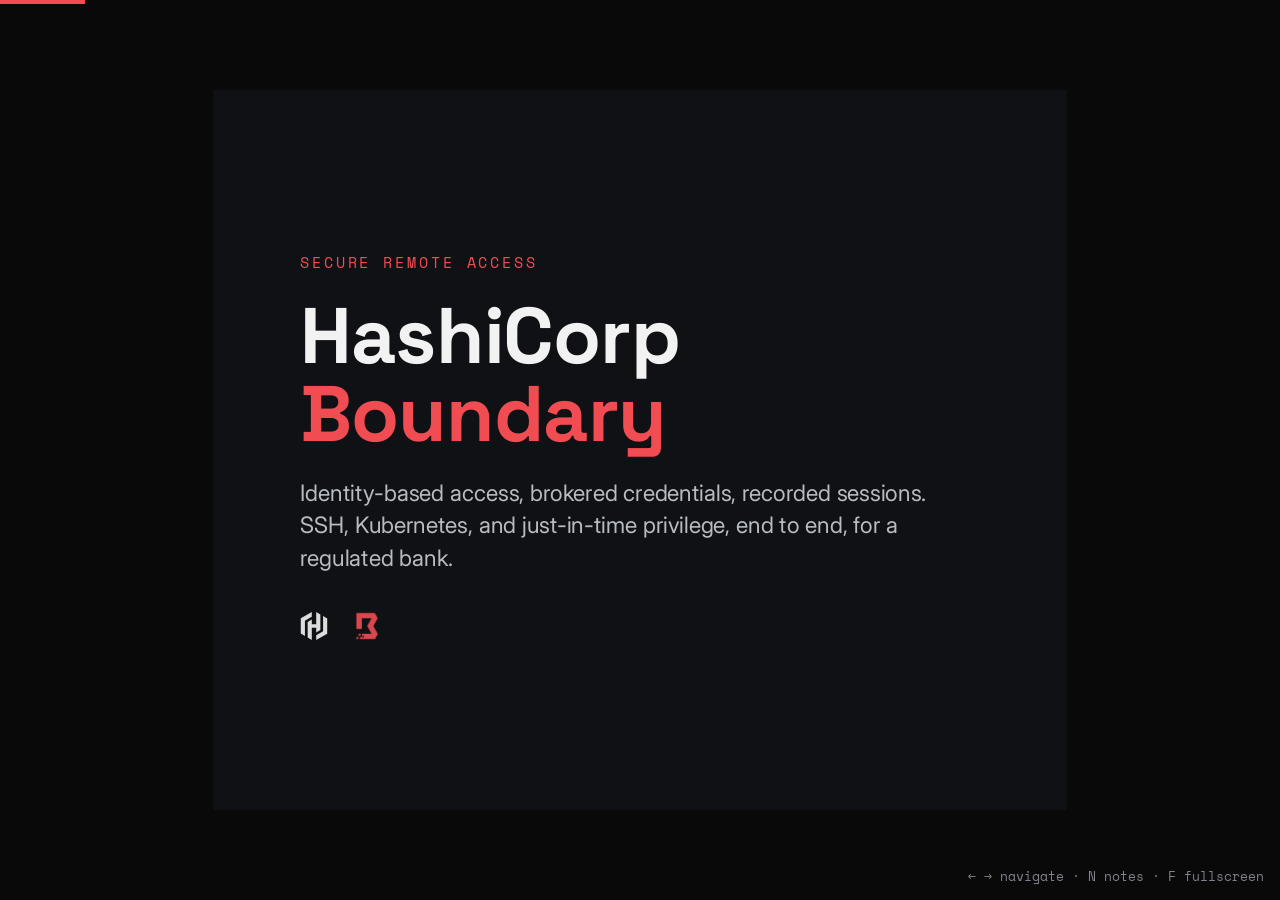
<file: presentation/boundary-e2e.html>
<!doctype html>
<html lang="en">
<head>
<meta charset="utf-8">
<meta name="viewport" content="width=device-width, initial-scale=1">
<title>HashiCorp Boundary: End to End</title>
<link rel="preconnect" href="https://fonts.googleapis.com">
<link rel="preconnect" href="https://fonts.gstatic.com" crossorigin>
<link href="https://fonts.googleapis.com/css2?family=Space+Grotesk:wght@400;500;700&family=Inter:wght@400;500;600&family=Space+Mono:wght@400;700&display=swap" rel="stylesheet">
<style>
*{box-sizing:border-box;margin:0;padding:0}
:root{
  --bg:#09090a;--paper:#101114;--card:#1a1d22;--card2:#15181c;--line:#2b2e35;--line2:#3a3e46;
  --text:#f2f2f3;--muted:#b7bbc2;--faint:#80838b;
  --coral:#f24c53;--coralD:#c9353c;--tint:#2a1416;--tintB:#4a2024;
  --teal:#49c08a;--amber:#e0a63c;
  --fd:'Space Grotesk','Segoe UI',system-ui,sans-serif;
  --fb:'Inter',system-ui,-apple-system,sans-serif;
  --fm:'Space Mono',ui-monospace,Menlo,monospace;
}
html,body{height:100%}
body{background:var(--bg);font-family:var(--fb);color:var(--text);overflow:hidden;display:flex;align-items:center;justify-content:center}
#stage{width:1920px;height:1080px;position:relative;transform-origin:center center;background:var(--paper);overflow:hidden}

.slide{position:absolute;inset:0;padding:110px 130px 120px;display:flex;flex-direction:column;gap:40px;
  opacity:0;visibility:hidden;transition:opacity .35s ease;background:var(--paper)}
.slide.active{opacity:1;visibility:visible}

.kick{font-family:var(--fm);font-size:22px;letter-spacing:.22em;color:var(--coral);text-transform:uppercase}
.title{font-family:var(--fd);font-weight:700;font-size:78px;line-height:1.04;max-width:1500px;color:var(--text)}
.title.sm{font-size:62px}
.lead{font-size:30px;color:var(--muted);max-width:1300px;line-height:1.5}
.head-block{display:flex;flex-direction:column;gap:16px}

/* footer */
footer{position:absolute;left:130px;right:130px;bottom:52px;display:flex;align-items:center;justify-content:space-between}
.lock{display:flex;align-items:center;gap:14px;opacity:.85}
.lock .hc{width:26px;height:26px;fill:var(--text)}
.lock .bmark{height:26px}
.lock span{font-family:var(--fd);font-weight:500;font-size:20px;letter-spacing:.02em}
.pager{font-family:var(--fm);font-size:18px;color:var(--faint)}

/* cards grid */
.grid{display:grid;gap:26px;margin-top:8px}
.g2{grid-template-columns:1fr 1fr}
.g3{grid-template-columns:repeat(3,1fr)}
.g4{grid-template-columns:repeat(2,1fr)}
.card{background:var(--card);border:1px solid var(--line);border-radius:16px;padding:34px 36px}
.card h3{font-family:var(--fd);font-weight:500;font-size:30px;margin-bottom:12px;color:var(--text)}
.card h3 .n{color:var(--coral);font-family:var(--fm);font-size:22px;margin-right:12px}
.card p{font-size:23px;line-height:1.5;color:var(--muted)}

/* concept chips */
.chips{display:grid;grid-template-columns:repeat(4,1fr);gap:20px;margin-top:10px}
.chip{background:var(--card2);border:1px solid var(--line);border-radius:14px;padding:26px 28px}
.chip h4{font-family:var(--fd);font-weight:500;font-size:25px;margin-bottom:8px}
.chip p{font-size:19px;color:var(--faint);line-height:1.45}

/* flow */
.flow{display:flex;align-items:stretch;gap:6px;margin-top:20px}
.node{flex:1 1 0;background:var(--card);border:1px solid var(--line);border-radius:16px;padding:30px 28px;display:flex;flex-direction:column;gap:14px;min-width:0}
.node .ico{width:46px;height:46px;color:var(--coral)}
.node .ico svg{width:46px;height:46px;stroke:currentColor;fill:none;stroke-width:1.6;stroke-linecap:round;stroke-linejoin:round}
.node h3{font-family:var(--fd);font-weight:500;font-size:26px}
.node p{font-size:20px;color:var(--muted);line-height:1.45}
.node.accent{border-color:var(--coralD);background:linear-gradient(180deg,var(--tint),var(--card))}
.node.pulse{animation:pulse 2.6s ease-in-out infinite}
@keyframes pulse{0%,66%{box-shadow:0 0 0 0 rgba(242,76,83,0)}82%{box-shadow:0 0 0 10px rgba(242,76,83,.16)}100%{box-shadow:0 0 0 0 rgba(242,76,83,0)}}
.wire{position:relative;flex:0 0 54px;align-self:center;height:2px;background:var(--line2)}
.wire .orb{position:absolute;top:50%;left:0;width:11px;height:11px;margin-top:-6px;border-radius:50%;background:var(--coral);box-shadow:0 0 14px 2px var(--coral);animation:travel 2.6s linear infinite}
@keyframes travel{0%{left:-4px;opacity:0}12%{opacity:1}88%{opacity:1}100%{left:calc(100% - 4px);opacity:0}}

.side{display:flex;gap:24px;margin-top:24px}
.side .card{flex:1}

/* comparison table */
table.cmp{width:100%;border-collapse:collapse;margin-top:14px;font-size:24px}
table.cmp th,table.cmp td{text-align:left;padding:20px 26px;border-bottom:1px solid var(--line)}
table.cmp thead th{font-family:var(--fm);font-size:18px;letter-spacing:.08em;text-transform:uppercase;color:var(--faint)}
table.cmp th.col{text-align:center;width:230px}
table.cmp td.c{text-align:center}
table.cmp .feat{color:var(--text)}
.yes{color:var(--teal);font-weight:600}
.no{color:var(--faint)}
.hcp{color:var(--coral);font-weight:600}
.hcol{background:var(--tint)}

/* before/after */
.ba{display:grid;grid-template-columns:1fr 1fr;gap:26px;margin-top:16px}
.ba .card .tag{font-family:var(--fm);font-size:18px;letter-spacing:.1em;text-transform:uppercase;margin-bottom:14px}
.ba .before .tag{color:var(--amber)}
.ba .after .tag{color:var(--teal)}
.ba p{font-size:24px}

/* demo list */
.demo{display:grid;grid-template-columns:1fr 1fr;gap:20px 46px;margin-top:16px}
.step{display:flex;gap:22px;align-items:flex-start}
.step .no{font-family:var(--fm);font-weight:700;font-size:28px;color:var(--coral);min-width:40px}
.step h4{font-family:var(--fd);font-weight:500;font-size:27px;margin-bottom:4px}
.step p{font-size:21px;color:var(--muted);line-height:1.4}

/* title slide */
.cover{justify-content:center;gap:34px}
.cover .big{font-family:var(--fd);font-weight:700;font-size:118px;line-height:1;letter-spacing:-.01em}
.cover .big .b{color:var(--coral)}
.cover .sub{font-size:34px;color:var(--muted);max-width:1200px;line-height:1.45}
.cover .marks{display:flex;align-items:center;gap:40px;margin-top:20px;opacity:.9}
.cover .marks svg{height:42px;fill:var(--text)}
.cover .marks img{height:48px}
.cover .marks .vt{height:40px}

/* close */
.closing{justify-content:center}
.closing .title{font-size:92px;max-width:1500px}

/* progress + notes */
#bar{position:fixed;left:0;top:0;height:4px;background:var(--coral);width:0;z-index:50;transition:width .3s}
#notes{position:fixed;left:0;right:0;bottom:0;max-height:38vh;overflow:auto;background:rgba(10,10,11,.96);
  border-top:2px solid var(--coral);padding:26px 40px;font-size:20px;line-height:1.6;color:var(--muted);display:none;z-index:60}
#notes.show{display:block}
#notes b{color:var(--text);font-family:var(--fm);font-size:15px;letter-spacing:.1em;text-transform:uppercase;display:block;margin-bottom:8px}
#hint{position:fixed;right:16px;bottom:14px;font-family:var(--fm);font-size:13px;color:var(--faint);z-index:55}
</style>
</head>
<body>
<div id="bar"></div>
<div id="stage">

  <!-- 1 cover -->
  <section class="slide cover active" data-notes="Set the frame: this is one demo that runs top to bottom. Identity-based access to SSH and Kubernetes, credentials brokered by Vault, every session recorded, and a just-in-time workflow for production. Built for a regulated bank, so audit is first class.">
    <div class="kick">Secure remote access</div>
    <div class="big">HashiCorp <span class="b">Boundary</span></div>
    <div class="sub">Identity-based access, brokered credentials, recorded sessions. SSH, Kubernetes, and just-in-time privilege, end to end, for a regulated bank.</div>
    <div class="marks">
      <svg viewBox="0 0 512 512"><path d="M372.1 43.9V329l-75.8 43.6v-82.4h-80.5V512l-75.5-43.9V183l75.5-43.6v83h80.5V0zm125.6 72.7v279.2L296.3 512v-87.4l126-72.7V72.7zm-282-29.2L90.1 160.1v279.2l-75.8-43.9V116.3L215.7 0z"/></svg>
      <img class="bmark" src="[data-uri]" alt="Boundary">
    </div>
  </section>

  <!-- 2 what -->
  <section class="slide" data-notes="Boundary is a smart proxy. You never connect straight to the host. You connect to Boundary, it checks who you are and whether you are allowed, then pipes the session through a worker. A bouncer who also walks you to your table.">
    <div class="head-block"><div class="kick">What it is</div><h2 class="title sm">A smart proxy between people and systems</h2></div>
    <div class="grid g4">
      <div class="card"><h3>Identity, not network</h3><p>Access is granted to a person authenticated against your IdP, not to anyone who can reach an IP.</p></div>
      <div class="card"><h3>Nothing is exposed</h3><p>Targets publish no ports. The only way in is a Boundary session, or no way at all.</p></div>
      <div class="card"><h3>Credentials stay hidden</h3><p>Vault brokers or injects the secret at connect time. With injection the user never sees it.</p></div>
      <div class="card"><h3>Every session is visible</h3><p>Who connected, to what, when, and what they did. Recorded, not reconstructed.</p></div>
    </div>
  </section>

  <!-- 3 why -->
  <section class="slide" data-notes="Frame the bank's pain. Standing access is the risk: long-lived keys, broad privilege that never expires, and the after-the-fact guesswork of naming the human behind a shared account by stitching CyberArk and host logs.">
    <div class="head-block"><div class="kick">The problem</div><h2 class="title sm">Standing access is the risk</h2></div>
    <div class="grid g4">
      <div class="card"><h3>VPN and bastion sprawl</h3><p>Flat network reach once you are in. One compromised laptop sees far too much.</p></div>
      <div class="card"><h3>Long-lived secrets</h3><p>Keys and passwords on hosts and in password vaults, rarely rotated, easy to copy.</p></div>
      <div class="card"><h3>Who did what?</h3><p>The host logs a service account. Naming the human means joining CyberArk and host logs and guessing.</p></div>
      <div class="card"><h3>Privilege that never ends</h3><p>Access granted for one change request outlives it by months. Nobody revokes on time.</p></div>
    </div>
  </section>

  <!-- 4 concepts -->
  <section class="slide" data-notes="The vocabulary. Controller is the brain: you run it, backed by Postgres. Workers are the muscle that proxy sessions near the targets, joining the controller with a shared KMS key. Scopes organise orgs and projects. Targets are what you reach. Credential stores and libraries bind Vault in. Sessions are the audited unit.">
    <div class="head-block"><div class="kick">Concepts</div><h2 class="title sm">The moving parts</h2></div>
    <div class="chips">
      <div class="chip"><h4>Controller</h4><p>The control plane. Authenticates, authorizes, tracks sessions. You run it, on Postgres.</p></div>
      <div class="chip"><h4>Worker</h4><p>Proxies and records sessions near the targets. Joins the controller by KMS.</p></div>
      <div class="chip"><h4>Scopes</h4><p>Global, org, project. Where roles and grants are resolved.</p></div>
      <div class="chip"><h4>Targets</h4><p>SSH, TCP, Kubernetes. What a user is authorized to reach.</p></div>
      <div class="chip"><h4>Host sets</h4><p>The addresses behind a target, static or dynamically discovered.</p></div>
      <div class="chip"><h4>Credential stores</h4><p>Vault or static. Libraries mint or hold the secret for a target.</p></div>
      <div class="chip"><h4>Auth methods</h4><p>OIDC, LDAP, password. The human identity every session carries.</p></div>
      <div class="chip"><h4>Sessions</h4><p>The audited unit. Bound to a person, a target, and a time.</p></div>
    </div>
  </section>

  <!-- 5 architecture -->
  <section class="slide" data-notes="Architecture in one line: you run the whole thing. The controller is a container backed by Postgres; a worker joins it by KMS and reaches the private targets, relays Vault, and records to object storage. Nothing leaves your environment. The orb shows a session flowing to the target.">
    <div class="head-block"><div class="kick">Architecture</div><h2 class="title sm">Self-managed, end to end</h2></div>
    <div class="flow">
      <div class="node"><div class="ico"><svg viewBox="0 0 24 24"><circle cx="12" cy="8" r="4"/><path d="M4 21c0-4 4-6 8-6s8 2 8 6"/></svg></div><h3>User</h3><p>Authenticates through your IdP.</p></div>
      <div class="wire"><span class="orb"></span></div>
      <div class="node"><div class="ico"><svg viewBox="0 0 24 24"><path d="M12 3l7 3v5c0 5-3 8-7 10-4-2-7-5-7-10V6z"/><path d="M9 12l2 2 4-4"/></svg></div><h3>Controller</h3><p>You run it, on Postgres. Authorizes sessions.</p></div>
      <div class="wire"><span class="orb" style="animation-delay:.3s"></span></div>
      <div class="node accent"><div class="ico"><svg viewBox="0 0 24 24"><rect x="3" y="4" width="18" height="7" rx="2"/><rect x="3" y="13" width="18" height="7" rx="2"/><path d="M7 7.5h.01M7 16.5h.01"/></svg></div><h3>Worker</h3><p>Proxies, injects, records. Joins by KMS.</p></div>
      <div class="wire"><span class="orb" style="animation-delay:.6s"></span></div>
      <div class="node pulse"><div class="ico"><svg viewBox="0 0 24 24"><rect x="3" y="4" width="18" height="14" rx="2"/><path d="M7 9l3 2-3 2M13 14h4"/></svg></div><h3>Target</h3><p>SSH host, Postgres, or the cluster.</p></div>
    </div>
    <div class="side">
      <div class="card"><h3>Vault, alongside</h3><p>The worker relays credential requests to Vault: SSH certificates and Kubernetes tokens, minted on demand.</p></div>
      <div class="card"><h3>Object store, alongside</h3><p>The worker writes session recordings to S3 or MinIO in BSR format when the session ends.</p></div>
    </div>
  </section>

  <!-- 6 editions -->
  <section class="slide" data-notes="The comparison, both editions self-managed. Community gets you connected with identity-based access and brokering. The enterprise line is the audit story: credential injection so the secret never touches the laptop, session recording, and retention policies. For a regulated bank those three are the requirement, not the nice-to-have.">
    <div class="head-block"><div class="kick">Editions</div><h2 class="title sm">Why lean enterprise</h2></div>
    <table class="cmp">
      <thead><tr><th>Capability</th><th class="col">Community</th><th class="col hcol">Enterprise</th></tr></thead>
      <tbody>
        <tr><td class="feat">Identity-based access</td><td class="c yes">Yes</td><td class="c hcp hcol">Yes</td></tr>
        <tr><td class="feat">Credential brokering</td><td class="c yes">Yes</td><td class="c hcp hcol">Yes</td></tr>
        <tr><td class="feat">Dynamic host catalogs</td><td class="c yes">Yes</td><td class="c hcp hcol">Yes</td></tr>
        <tr><td class="feat">Credential injection (secret stays off the laptop)</td><td class="c no">—</td><td class="c hcp hcol">Yes</td></tr>
        <tr><td class="feat">SSH session recording</td><td class="c no">—</td><td class="c hcp hcol">Yes</td></tr>
        <tr><td class="feat">Session recording retention policies</td><td class="c no">—</td><td class="c hcp hcol">Yes</td></tr>
        <tr><td class="feat">Multi-tenancy &amp; managed workers</td><td class="c no">—</td><td class="c hcp hcol">Yes</td></tr>
      </tbody>
    </table>
  </section>

  <!-- 7 correlation tax -->
  <section class="slide" data-notes="This is the exact customer pain. Today naming the human behind a session means stitching the CyberArk record to the host log and inferring. Boundary already holds the authoritative link, so the join disappears.">
    <div class="head-block"><div class="kick">Audit &amp; compliance</div><h2 class="title sm">The correlation tax</h2></div>
    <div class="lead">The host only ever sees the account the credential maps to. Naming the human who sat behind it is a manual join across two systems, done after the fact.</div>
    <div class="ba">
      <div class="card before"><div class="tag">Today</div><p>CyberArk session + host auth log + timestamps, reconciled by hand to guess who it was. Slow, and never certain.</p></div>
      <div class="card after"><div class="tag">With Boundary</div><p>The session already names the person, the target, and the time. One record, no join, no guessing.</p></div>
    </div>
  </section>

  <!-- 8 identity-bound -->
  <section class="slide" data-notes="Why the join disappears: the human authenticates against the IdP before any connection opens, and that identity rides the session for its whole life. Even when Vault injects a shared service account and the host logs that account, Boundary's record binds the connection to the real person.">
    <div class="head-block"><div class="kick">Audit &amp; compliance</div><h2 class="title sm">Every session carries the human</h2></div>
    <div class="flow">
      <div class="node"><div class="ico"><svg viewBox="0 0 24 24"><circle cx="12" cy="8" r="4"/><path d="M4 21c0-4 4-6 8-6s8 2 8 6"/></svg></div><h3>IdP sign-in</h3><p>OIDC or LDAP, before any connection opens.</p></div>
      <div class="wire"><span class="orb"></span></div>
      <div class="node accent"><div class="ico"><svg viewBox="0 0 24 24"><path d="M12 3l7 3v5c0 5-3 8-7 10-4-2-7-5-7-10V6z"/><path d="M9 12l2 2 4-4"/></svg></div><h3>Session holds identity</h3><p>The authenticated person rides the session end to end.</p></div>
      <div class="wire"><span class="orb" style="animation-delay:.4s"></span></div>
      <div class="node pulse"><div class="ico"><svg viewBox="0 0 24 24"><rect x="3" y="4" width="18" height="14" rx="2"/><path d="M7 9l3 2-3 2M13 14h4"/></svg></div><h3>Host sees a service account</h3><p>But Boundary holds the link the host never had.</p></div>
    </div>
  </section>

  <!-- 9 recording -->
  <section class="slide" data-notes="The recording flow. The worker proxies the SSH session and captures it as it streams, writes it to the object store in BSR format when the session ends, and the replay is bound to the user captured at session start. The last node pulses as the recording lands.">
    <div class="head-block"><div class="kick">Audit &amp; compliance</div><h2 class="title sm">Recorded at the worker, bound to the user</h2></div>
    <div class="flow">
      <div class="node"><div class="ico"><svg viewBox="0 0 24 24"><circle cx="12" cy="8" r="4"/><path d="M4 21c0-4 4-6 8-6s8 2 8 6"/></svg></div><h3>Authenticated user</h3><p>Signed in through your IdP, authorized to one target.</p></div>
      <div class="wire"><span class="orb"></span></div>
      <div class="node accent"><div class="ico"><svg viewBox="0 0 24 24"><rect x="3" y="4" width="18" height="7" rx="2"/><rect x="3" y="13" width="18" height="7" rx="2"/><path d="M7 7.5h.01M7 16.5h.01"/></svg></div><h3>Worker records</h3><p>Proxies the session and captures it as it streams.</p></div>
      <div class="wire"><span class="orb" style="animation-delay:.3s"></span></div>
      <div class="node"><div class="ico"><svg viewBox="0 0 24 24"><ellipse cx="12" cy="6" rx="7" ry="3"/><path d="M5 6v12c0 1.7 3.1 3 7 3s7-1.3 7-3V6"/><path d="M5 12c0 1.7 3.1 3 7 3s7-1.3 7-3"/></svg></div><h3>BSR to object store</h3><p>Written to S3 or MinIO when the session ends.</p></div>
      <div class="wire"><span class="orb" style="animation-delay:.6s"></span></div>
      <div class="node pulse"><div class="ico"><svg viewBox="0 0 24 24"><circle cx="12" cy="12" r="9"/><path d="M10 9l5 3-5 3z"/></svg></div><h3>Replay &amp; attribution</h3><p>Replayed in the console, tied to the user from session start.</p></div>
    </div>
  </section>

  <!-- 10 siem -->
  <section class="slide" data-notes="Recording answers what happened inside a session. Audit events answer the shape of everything around it: who authenticated, who was authorized, when sessions opened and closed. Stream it and the CyberArk-plus-host join is gone for good.">
    <div class="head-block"><div class="kick">Audit &amp; compliance</div><h2 class="title sm">Every action becomes a queryable event</h2></div>
    <div class="grid g4">
      <div class="card"><h3>Structured events</h3><p>Authentication, authorization, session start and end, connection activity.</p></div>
      <div class="card"><h3>Correlation IDs</h3><p>One request reads as one thread across controllers and workers, not scattered lines.</p></div>
      <div class="card"><h3>Streamed to your SIEM</h3><p>Real-time to Splunk, Elastic, or whatever the SOC runs.</p></div>
      <div class="card"><h3>One source, not two</h3><p>The record already holds the person and the action. No reconciliation.</p></div>
    </div>
  </section>

  <!-- 11 retention -->
  <section class="slide" data-notes="Compliance is capture plus lifecycle. Storage policies set how long recordings are kept and when they are deleted. They resolve top down through scopes: longest retention wins, shortest deletion wins, and a policy can be locked so a lower scope cannot loosen it.">
    <div class="head-block"><div class="kick">Audit &amp; compliance</div><h2 class="title sm">Keep what compliance needs, clear the rest</h2></div>
    <div class="grid g3">
      <div class="card"><h3>Storage policies</h3><p>Retention and deletion windows attached to a scope, applied to every recording under it.</p></div>
      <div class="card"><h3>Resolved top down</h3><p>Global through orgs: longest retention wins, shortest deletion wins. Predictable by design.</p></div>
      <div class="card"><h3>A floor you can lock</h3><p>Set a mandate at the top that no lower scope can weaken. The auditors' line in the sand.</p></div>
    </div>
  </section>

  <!-- 12 kubernetes -->
  <section class="slide" data-notes="Kubernetes, same model. boundary connect kube proxies kubectl to the cluster. Vault's Kubernetes secrets engine mints a short-lived, RBAC-scoped service-account token. No kubeconfig on the laptop, token lasts minutes, and an out-of-scope action is denied by the cluster.">
    <div class="head-block"><div class="kick">Kubernetes</div><h2 class="title sm">The cluster, same model</h2></div>
    <div class="flow">
      <div class="node"><div class="ico"><svg viewBox="0 0 24 24"><circle cx="12" cy="8" r="4"/><path d="M4 21c0-4 4-6 8-6s8 2 8 6"/></svg></div><h3>boundary connect kube</h3><p>kubectl, proxied. No kubeconfig on the laptop.</p></div>
      <div class="wire"><span class="orb"></span></div>
      <div class="node accent"><div class="ico"><svg viewBox="0 0 24 24"><rect x="3" y="4" width="18" height="7" rx="2"/><rect x="3" y="13" width="18" height="7" rx="2"/><path d="M7 7.5h.01M7 16.5h.01"/></svg></div><h3>Worker proxies</h3><p>Routes the API call, pins it to a recorded session.</p></div>
      <div class="wire"><span class="orb" style="animation-delay:.3s"></span></div>
      <div class="node"><div class="ico"><svg viewBox="0 0 24 24"><rect x="5" y="11" width="14" height="9" rx="2"/><path d="M8 11V8a4 4 0 0 1 8 0v3"/></svg></div><h3>Vault mints a token</h3><p>Short-lived SA token, scoped by RBAC to one namespace.</p></div>
      <div class="wire"><span class="orb" style="animation-delay:.6s"></span></div>
      <div class="node pulse"><div class="ico"><svg viewBox="0 0 24 24"><path d="M12 3l8 4.5v9L12 21l-8-4.5v-9z"/><path d="M12 3v18M4 7.5l8 4.5 8-4.5"/></svg></div><h3>Cluster API</h3><p>Grants what the token allows, denies the rest.</p></div>
    </div>
  </section>

  <!-- 13 PAM -->
  <section class="slide" data-notes="Just-in-time privileged access. The engineer holds no standing grant to production. They raise a request with a justification, an approver signs off, Boundary opens the target for a fixed window, and the grant removes itself when the window closes. Every step lands on the ticket's audit timeline. This is a change window that enforces itself.">
    <div class="head-block"><div class="kick">Just-in-time access</div><h2 class="title sm">Production access, only in the window</h2></div>
    <div class="flow">
      <div class="node"><div class="ico"><svg viewBox="0 0 24 24"><path d="M4 7h16v3a2 2 0 0 0 0 4v3H4v-3a2 2 0 0 0 0-4z"/><path d="M14 7v10"/></svg></div><h3>Request</h3><p>Target, justification, window length. Logged with a name.</p></div>
      <div class="wire"><span class="orb"></span></div>
      <div class="node"><div class="ico"><svg viewBox="0 0 24 24"><circle cx="12" cy="12" r="9"/><path d="M8 12l3 3 5-6"/></svg></div><h3>Approve</h3><p>An approver signs off. Who and when, recorded.</p></div>
      <div class="wire"><span class="orb" style="animation-delay:.3s"></span></div>
      <div class="node accent"><div class="ico"><svg viewBox="0 0 24 24"><path d="M12 3l7 3v5c0 5-3 8-7 10-4-2-7-5-7-10V6z"/><path d="M9 12l2 2 4-4"/></svg></div><h3>Boundary grants</h3><p>The engineer joins the role for this target, now.</p></div>
      <div class="wire"><span class="orb" style="animation-delay:.6s"></span></div>
      <div class="node pulse"><div class="ico"><svg viewBox="0 0 24 24"><circle cx="12" cy="12" r="9"/><path d="M12 7v5l3 2"/></svg></div><h3>Auto-revoke</h3><p>Window closes, grant removes itself. No one forgets.</p></div>
    </div>
  </section>

  <!-- 14 demo map -->
  <section class="slide" data-notes="This is the live walkthrough, in order. Each beat maps to a slide you just saw. Keep each one short; the recording playback and the self-closing PAM window are the two that land hardest with a bank.">
    <div class="head-block"><div class="kick">Let's see it</div><h2 class="title sm">The walkthrough</h2></div>
    <div class="demo">
      <div class="step"><div class="no">01</div><div><h4>SSH, passwordless and recorded</h4><p>Connect with an injected Vault certificate, then replay the session.</p></div></div>
      <div class="step"><div class="no">02</div><div><h4>Name the human</h4><p>List recordings; Boundary names the person the host never saw.</p></div></div>
      <div class="step"><div class="no">03</div><div><h4>Brokering vs injection</h4><p>Postgres hands you the secret; SSH never did. The enterprise line.</p></div></div>
      <div class="step"><div class="no">04</div><div><h4>Kubernetes</h4><p>boundary connect kube with a short-lived, scoped token.</p></div></div>
      <div class="step"><div class="no">05</div><div><h4>Just-in-time PAM</h4><p>Request, approve, access for a window, auto-revoke.</p></div></div>
      <div class="step"><div class="no">06</div><div><h4>The audit picture</h4><p>Playback, the Grafana event dashboard, the per-ticket timeline.</p></div></div>
    </div>
  </section>

  <!-- 15 close -->
  <section class="slide closing" data-notes="Land it. Standing access to production is gone. Access is now an event with a name, a reason, an approval, a clock, and a recording. That is what who-did-what-and-when looks like when you can actually answer it.">
    <div class="kick">The outcome</div>
    <h2 class="title">Access is an event with a name on it</h2>
    <div class="lead">A reason, an approval, a clock, and a recording. Standing access to production is gone, and every path is audited. That is how a bank answers "who is doing what, and when."</div>
  </section>

</div>

<div id="notes"></div>
<div id="hint">← → navigate · N notes · F fullscreen</div>

<script>
const stage=document.getElementById('stage'),slides=[...document.querySelectorAll('.slide')];
let i=0;
function fit(){const s=Math.min(innerWidth/1920,innerHeight/1080);stage.style.transform='scale('+s+')';}
function show(n){i=Math.max(0,Math.min(slides.length-1,n));
  slides.forEach((s,k)=>s.classList.toggle('active',k===i));
  document.getElementById('bar').style.width=((i+1)/slides.length*100)+'%';
  const nt=document.getElementById('notes');
  if(nt.classList.contains('show')){nt.innerHTML='<b>Speaker notes · '+(i+1)+'/'+slides.length+'</b>'+(slides[i].dataset.notes||'');}
}
addEventListener('resize',fit);
addEventListener('keydown',e=>{
  if(e.key==='ArrowRight'||e.key==='PageDown'||e.key===' '){show(i+1);e.preventDefault();}
  else if(e.key==='ArrowLeft'||e.key==='PageUp'){show(i-1);}
  else if(e.key==='Home'){show(0);}else if(e.key==='End'){show(slides.length-1);}
  else if(e.key.toLowerCase()==='n'){const nt=document.getElementById('notes');nt.classList.toggle('show');show(i);}
  else if(e.key.toLowerCase()==='f'){if(!document.fullscreenElement)document.documentElement.requestFullscreen();else document.exitFullscreen();}
});
stage.addEventListener('click',e=>{show(i+(e.clientX<innerWidth*0.35?-1:1));});
fit();show(0);
</script>
</body>
</html>
</file>
